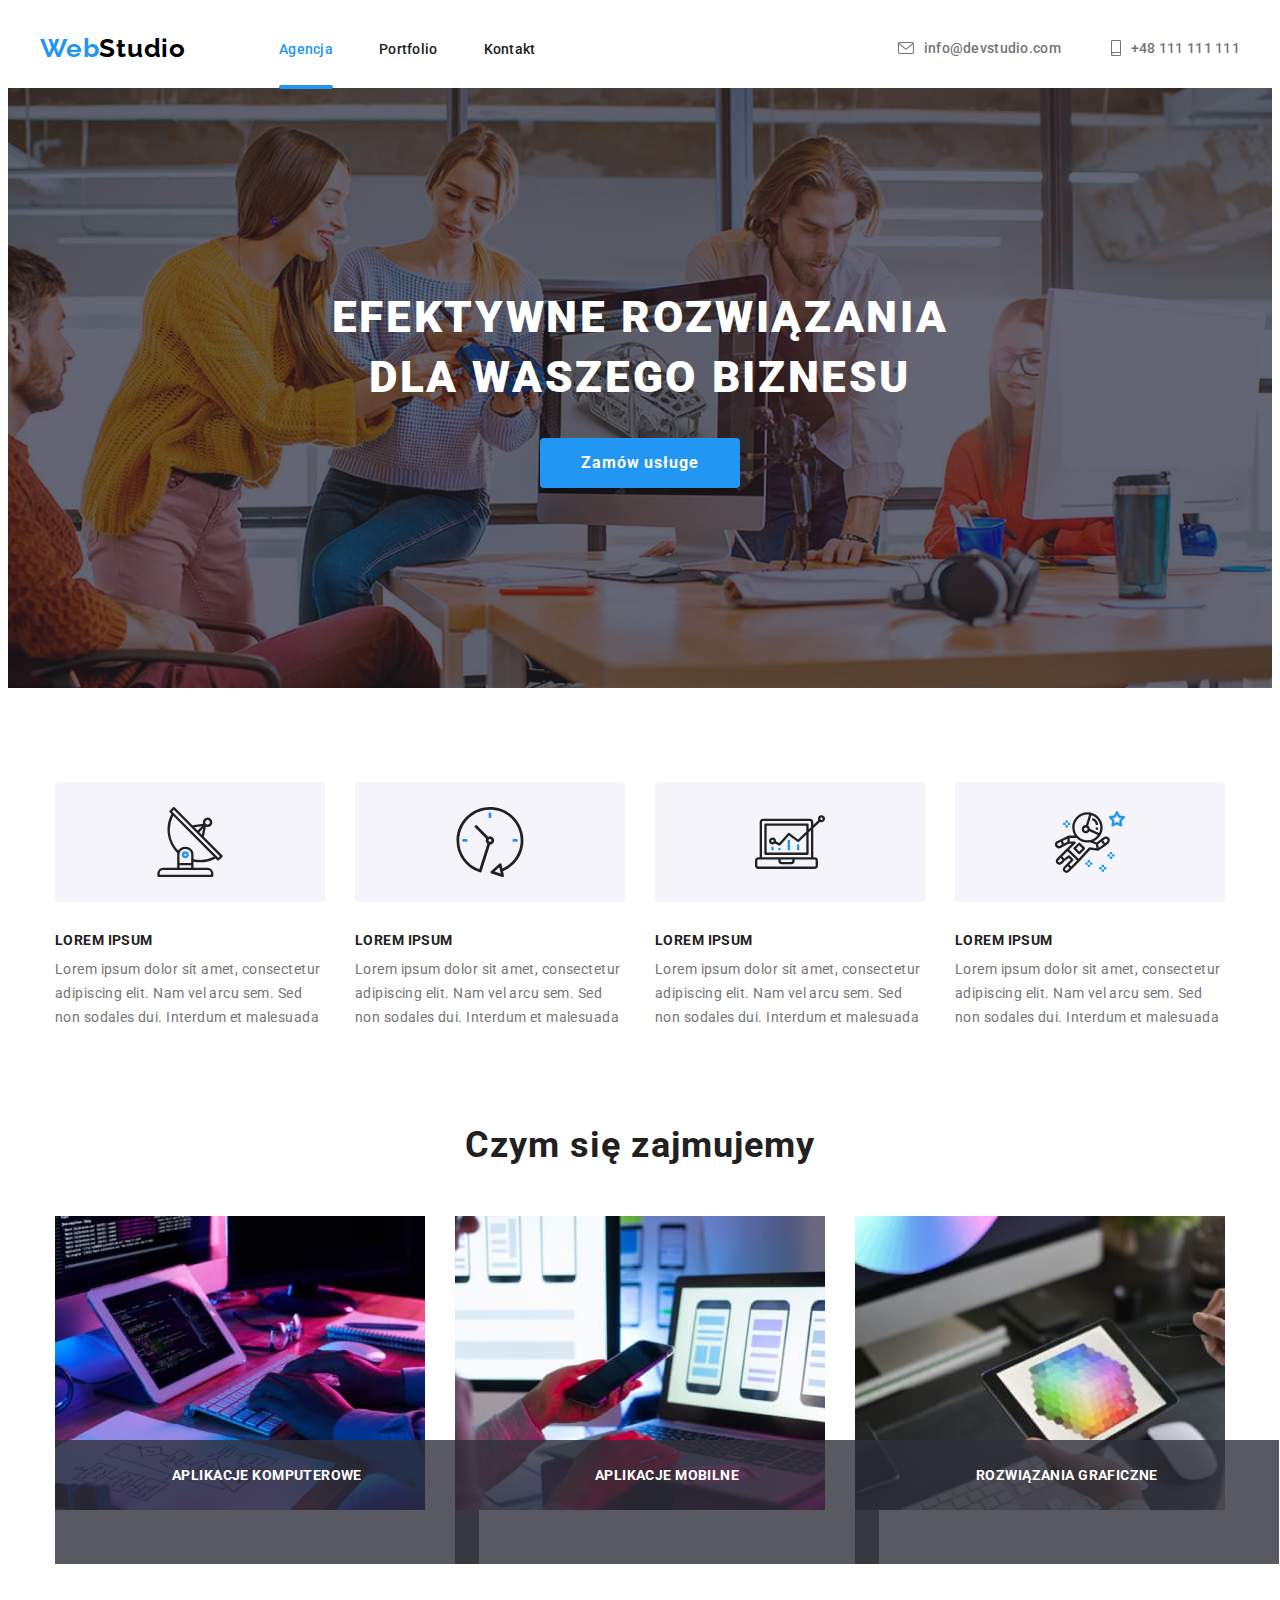
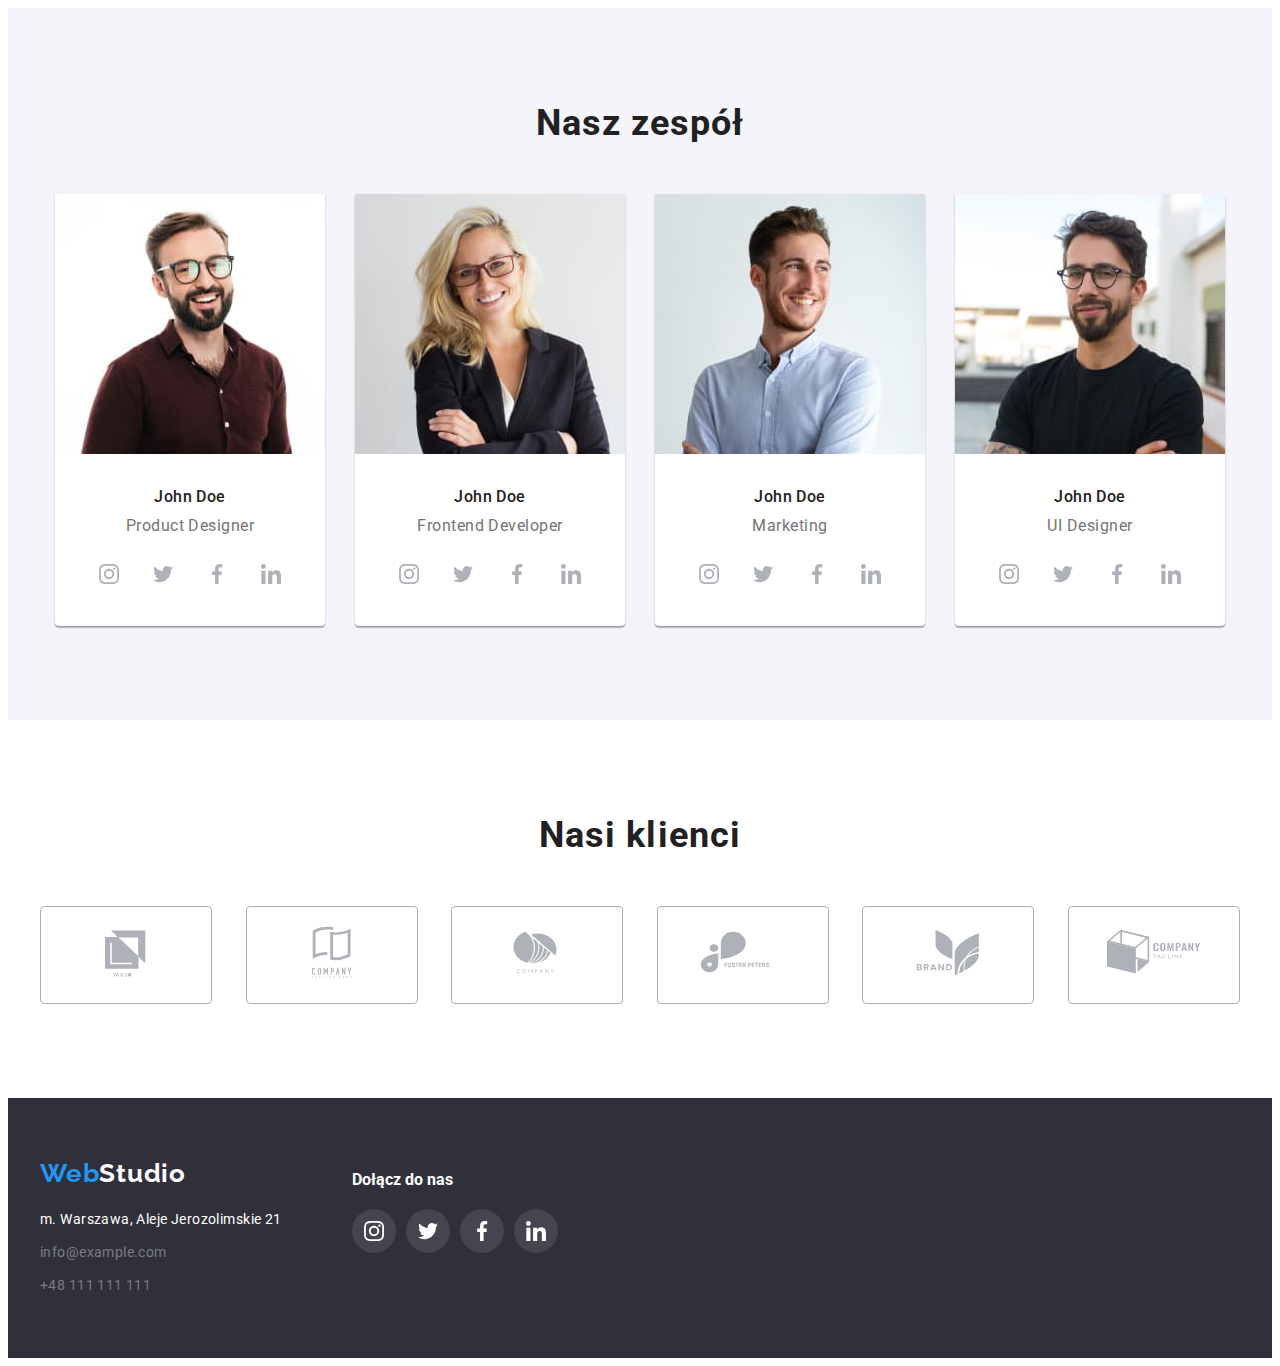
<file: index.html>
<!DOCTYPE html>
<html lang="pl">
  <head>
    <meta charset="UTF-8" />
    <meta http-equiv="X-UA-Compatible" content="IE=edge" />
    <meta name="viewport" content="width=device-width, initial-scale=1.0" />
    <link rel="preconnect" href="https://fonts.googleapis.com" />
    <link rel="preconnect" href="https://fonts.gstatic.com" crossorigin />
    <link
      href="https://fonts.googleapis.com/css2?family=Raleway:wght@700&family=Roboto:wght@400;500;700;900&display=swap"
      rel="stylesheet"
    />
    <link
      rel="stylesheet"
      href="https://cdnjs.cloudflare.com/ajax/libs/modern-normalize/1.1.0/modern-normalize.min.css"
      integrity="sha512-wpPYUAdjBVSE4KJnH1VR1HeZfpl1ub8YT/NKx4PuQ5NmX2tKuGu6U/JRp5y+Y8XG2tV+wKQpNHVUX03MfMFn9Q=="
      crossorigin="anonymous"
      referrerpolicy="no-referrer"
    />
    <link rel="stylesheet" href="css/styles.css" />
    <title>WebStudio</title>
  </head>
  <body>
    <header>
      <div class="container">
        <div class="links">
          <div class="left-link">
            <a href="index.html" class="logo"><span class="logo-blue">Web</span>Studio</a>
            <nav>
              <ul class="list nav-list">
                <li class="active-container">
                  <a href="index.html" class="nav-link is-active">Agencja</a>
                </li>
                <li><a href="portfolio.html" class="nav-link">Portfolio</a></li>
                <li><a href="#" class="nav-link">Kontakt</a></li>
              </ul>
            </nav>
          </div>
          <div class="right-link">
            <ul class="list header-contact">
              <li>
                <a href="mailto:info@devstudio.com" class="nav-link">
                  <svg width="16" height="12" class="raster">
                    <use href="images/icons.svg#icon-envelope"></use></svg
                  >info@devstudio.com</a
                >
              </li>
              <li>
                <a href="tel:+48111111111" class="nav-link">
                  <svg width="10" height="16" class="raster">
                    <use href="images/icons.svg#icon-smartphone"></use></svg
                  >+48 111 111 111</a
                >
              </li>
            </ul>
          </div>
        </div>
      </div>
    </header>

    <main>
      <!-- Main section -->
      <section class="title-description section">
        <div class="container">
          <h1 class="title-text">Efektywne rozwiązania dla waszego biznesu</h1>
          <button class="title-button" data-modal-open>Zamów usługe</button>
        </div>
      </section>

      <!-- ATUTY -->
      <section class="section-special">
        <div class="container">
          <ul class="list advantages-main">
            <li>
              <div class="adv-icon-background">
                <svg width="70" height="70">
                  <use href="images/icons.svg#icon-antenna"></use>
                </svg>
              </div>
              <h3 class="advantages-title">LOREM IPSUM</h3>
              <p class="advantages-desc">
                Lorem ipsum dolor sit amet, consectetur adipiscing elit. Nam vel arcu sem. Sed non
                sodales dui. Interdum et malesuada
              </p>
            </li>
            <li>
              <div class="adv-icon-background">
                <svg width="70" height="70">
                  <use href="images/icons.svg#icon-clock"></use>
                </svg>
              </div>
              <h3 class="advantages-title">LOREM IPSUM</h3>
              <p class="advantages-desc">
                Lorem ipsum dolor sit amet, consectetur adipiscing elit. Nam vel arcu sem. Sed non
                sodales dui. Interdum et malesuada
              </p>
            </li>
            <li>
              <div class="adv-icon-background">
                <svg width="70" height="70">
                  <use href="images/icons.svg#icon-diagram"></use>
                </svg>
              </div>
              <h3 class="advantages-title">LOREM IPSUM</h3>
              <p class="advantages-desc">
                Lorem ipsum dolor sit amet, consectetur adipiscing elit. Nam vel arcu sem. Sed non
                sodales dui. Interdum et malesuada
              </p>
            </li>
            <li>
              <div class="adv-icon-background">
                <svg width="70" height="70">
                  <use href="images/icons.svg#icon-astronaut"></use>
                </svg>
              </div>
              <h3 class="advantages-title">LOREM IPSUM</h3>
              <p class="advantages-desc">
                Lorem ipsum dolor sit amet, consectetur adipiscing elit. Nam vel arcu sem. Sed non
                sodales dui. Interdum et malesuada
              </p>
            </li>
          </ul>
        </div>
      </section>

      <!-- Czym się zajmujemy -->
      <section class="what-we-do section">
        <div class="container">
          <h2 class="heading">Czym się zajmujemy</h2>
          <ul class="list what-we-do-images-list">
            <li>
              <div class="our-jobs">
                <img src="images/keyboard1.jpg" alt="keyboard" width="370" height="294" />
                <span class="job-desc">Aplikacje komputerowe</span>
              </div>
            </li>
            <li>
              <div class="our-jobs">
                <img
                  src="images/phone_laptop2.jpg"
                  alt="phone and laptop"
                  width="370"
                  height="294"
                />
                <span class="job-desc">Aplikacje mobilne</span>
              </div>
            </li>
            <li>
              <div class="our-jobs">
                <img src="images/tablet3.jpg" alt="tablet" width="370" height="294" />
                <span class="job-desc">Rozwiązania graficzne</span>
              </div>
            </li>
          </ul>
        </div>
      </section>

      <!-- TEAM -->
      <section class="team section">
        <div class="container">
          <h2 class="heading">Nasz zespół</h2>
          <ul class="list team-list">
            <li>
              <figure class="team-box">
                <img src="images/team/John_Doe_1.jpg" alt="John Dow 1" width="270" height="260" />
                <figcaption>
                  <p class="team-employe">John Doe</p>
                  <p class="team-job">Product Designer</p>
                  <ul class="list social-networks">
                    <li>
                      <a href="#" class="social-icon">
                        <svg width="20" height="20">
                          <use href="images/icons.svg#icon-instagram"></use>
                        </svg>
                      </a>
                    </li>
                    <li>
                      <a href="#" class="social-icon">
                        <svg width="20" height="20">
                          <use href="images/icons.svg#icon-twitter"></use>
                        </svg>
                      </a>
                    </li>
                    <li>
                      <a href="#" class="social-icon">
                        <svg width="20" height="20">
                          <use href="images/icons.svg#icon-facebook"></use>
                        </svg>
                      </a>
                    </li>
                    <li>
                      <a href="#" class="social-icon">
                        <svg width="20" height="20">
                          <use href="images/icons.svg#icon-linkedin"></use>
                        </svg>
                      </a>
                    </li>
                  </ul>
                </figcaption>
              </figure>
            </li>
            <li>
              <figure class="team-box">
                <img src="images/team/John_Doe_2.jpg" alt="John Dow 2" width="270" height="260" />
                <figcaption>
                  <p class="team-employe">John Doe</p>
                  <p class="team-job">Frontend Developer</p>
                  <ul class="list social-networks">
                    <li>
                      <a href="#" class="social-icon">
                        <svg width="20" height="20">
                          <use href="images/icons.svg#icon-instagram"></use>
                        </svg>
                      </a>
                    </li>
                    <li>
                      <a href="#" class="social-icon">
                        <svg width="20" height="20">
                          <use href="images/icons.svg#icon-twitter"></use>
                        </svg>
                      </a>
                    </li>
                    <li>
                      <a href="#" class="social-icon">
                        <svg width="20" height="20">
                          <use href="images/icons.svg#icon-facebook"></use>
                        </svg>
                      </a>
                    </li>
                    <li>
                      <a href="#" class="social-icon">
                        <svg width="20" height="20">
                          <use href="images/icons.svg#icon-linkedin"></use>
                        </svg>
                      </a>
                    </li>
                  </ul>
                </figcaption>
              </figure>
            </li>
            <li>
              <figure class="team-box">
                <img src="images/team/John_Doe_3.jpg" alt="John Dow 3" width="270" height="260" />
                <figcaption>
                  <p class="team-employe">John Doe</p>
                  <p class="team-job">Marketing</p>
                  <ul class="list social-networks">
                    <li>
                      <a href="#" class="social-icon">
                        <svg width="20" height="20">
                          <use href="images/icons.svg#icon-instagram"></use>
                        </svg>
                      </a>
                    </li>
                    <li>
                      <a href="#" class="social-icon">
                        <svg width="20" height="20">
                          <use href="images/icons.svg#icon-twitter"></use>
                        </svg>
                      </a>
                    </li>
                    <li>
                      <a href="#" class="social-icon">
                        <svg width="20" height="20">
                          <use href="images/icons.svg#icon-facebook"></use>
                        </svg>
                      </a>
                    </li>
                    <li>
                      <a href="#" class="social-icon">
                        <svg width="20" height="20">
                          <use href="images/icons.svg#icon-linkedin"></use>
                        </svg>
                      </a>
                    </li>
                  </ul>
                </figcaption>
              </figure>
            </li>
            <li>
              <figure class="team-box">
                <img src="images/team/John_Doe_4.jpg" alt="John Dow 4" width="270" height="260" />
                <figcaption>
                  <p class="team-employe">John Doe</p>
                  <p class="team-job">UI Designer</p>
                  <ul class="list social-networks">
                    <li>
                      <a href="#" class="social-icon">
                        <svg width="20" height="20" class="abc">
                          <use href="images/icons.svg#icon-instagram"></use>
                        </svg>
                      </a>
                    </li>
                    <li>
                      <a href="#" class="social-icon">
                        <svg width="20" height="20">
                          <use href="images/icons.svg#icon-twitter"></use>
                        </svg>
                      </a>
                    </li>
                    <li>
                      <a href="#" class="social-icon">
                        <svg width="20" height="20">
                          <use href="images/icons.svg#icon-facebook"></use>
                        </svg>
                      </a>
                    </li>
                    <li>
                      <a href="#" class="social-icon">
                        <svg width="20" height="20">
                          <use href="images/icons.svg#icon-linkedin"></use>
                        </svg>
                      </a>
                    </li>
                  </ul>
                </figcaption>
              </figure>
            </li>
          </ul>
        </div>
      </section>

      <!-- OUR CUSTOMERS -->
      <section class="customers section">
        <div class="container">
          <h2 class="heading">Nasi klienci</h2>
          <ul class="list customers-list">
            <li>
              <a href="#" class="customer-icon-container">
                <svg width="106" height="60" class="customer-icon">
                  <use href="images/icons.svg#icon-logo1"></use>
                </svg>
              </a>
            </li>
            <li>
              <a href="#" class="customer-icon-container">
                <svg width="106" height="60" class="customer-icon">
                  <use href="images/icons.svg#icon-logo2"></use>
                </svg>
              </a>
            </li>
            <li>
              <a href="#" class="customer-icon-container">
                <svg width="106" height="60" class="customer-icon">
                  <use href="images/icons.svg#icon-logo3"></use>
                </svg>
              </a>
            </li>
            <li>
              <a href="#" class="customer-icon-container">
                <svg width="106" height="60" class="customer-icon">
                  <use href="images/icons.svg#icon-logo4"></use>
                </svg>
              </a>
            </li>
            <li>
              <a href="#" class="customer-icon-container">
                <svg width="106" height="60" class="customer-icon">
                  <use href="images/icons.svg#icon-logo5"></use>
                </svg>
              </a>
            </li>
            <li>
              <a href="#" class="customer-icon-container">
                <svg width="106" height="60" class="customer-icon">
                  <use href="images/icons.svg#icon-logo6"></use>
                </svg>
              </a>
            </li>
          </ul>
        </div>
      </section>
    </main>

    <footer class="contact">
      <div class="container footer-elements">
        <div>
          <a href="index.html" class="logo logo-white"><span class="logo-blue">Web</span>Studio</a>
          <address class="address-info">
            m. Warszawa, Aleje Jerozolimskie 21<br />
            <a href="mailto:info@example.com" class="contact-page-link">info@example.com</a><br />
            <a href="tel:+48111111111" class="contact-page-link">+48 111 111 111</a>
          </address>
        </div>
        <div class="social-footer">
          <h4 class="social-footer-desc">Dołącz do nas</h4>
          <ul class="list social-networks-footer">
            <li>
              <a href="#" class="social-icon footer-icon-background">
                <svg width="20" height="20">
                  <use href="images/icons.svg#icon-instagram" class="footer-icon-color"></use>
                </svg>
              </a>
            </li>
            <li>
              <a href="#" class="social-icon footer-icon-background">
                <svg width="20" height="20">
                  <use href="images/icons.svg#icon-twitter" class="footer-icon-color"></use>
                </svg>
              </a>
            </li>
            <li>
              <a href="#" class="social-icon footer-icon-background">
                <svg width="20" height="20">
                  <use href="images/icons.svg#icon-facebook" class="footer-icon-color"></use>
                </svg>
              </a>
            </li>
            <li>
              <a href="#" class="social-icon footer-icon-background">
                <svg width="20" height="20">
                  <use href="images/icons.svg#icon-linkedin" class="footer-icon-color"></use>
                </svg>
              </a>
            </li>
          </ul>
        </div>
      </div>
    </footer>

    <div class="modal is-hidden" data-modal>
      <div class="modal-box">
        <button class="modal-button" data-modal-close></button>
      </div>
    </div>
    <script src="./js/modal.js"></script>
  </body>
</html>
</file>
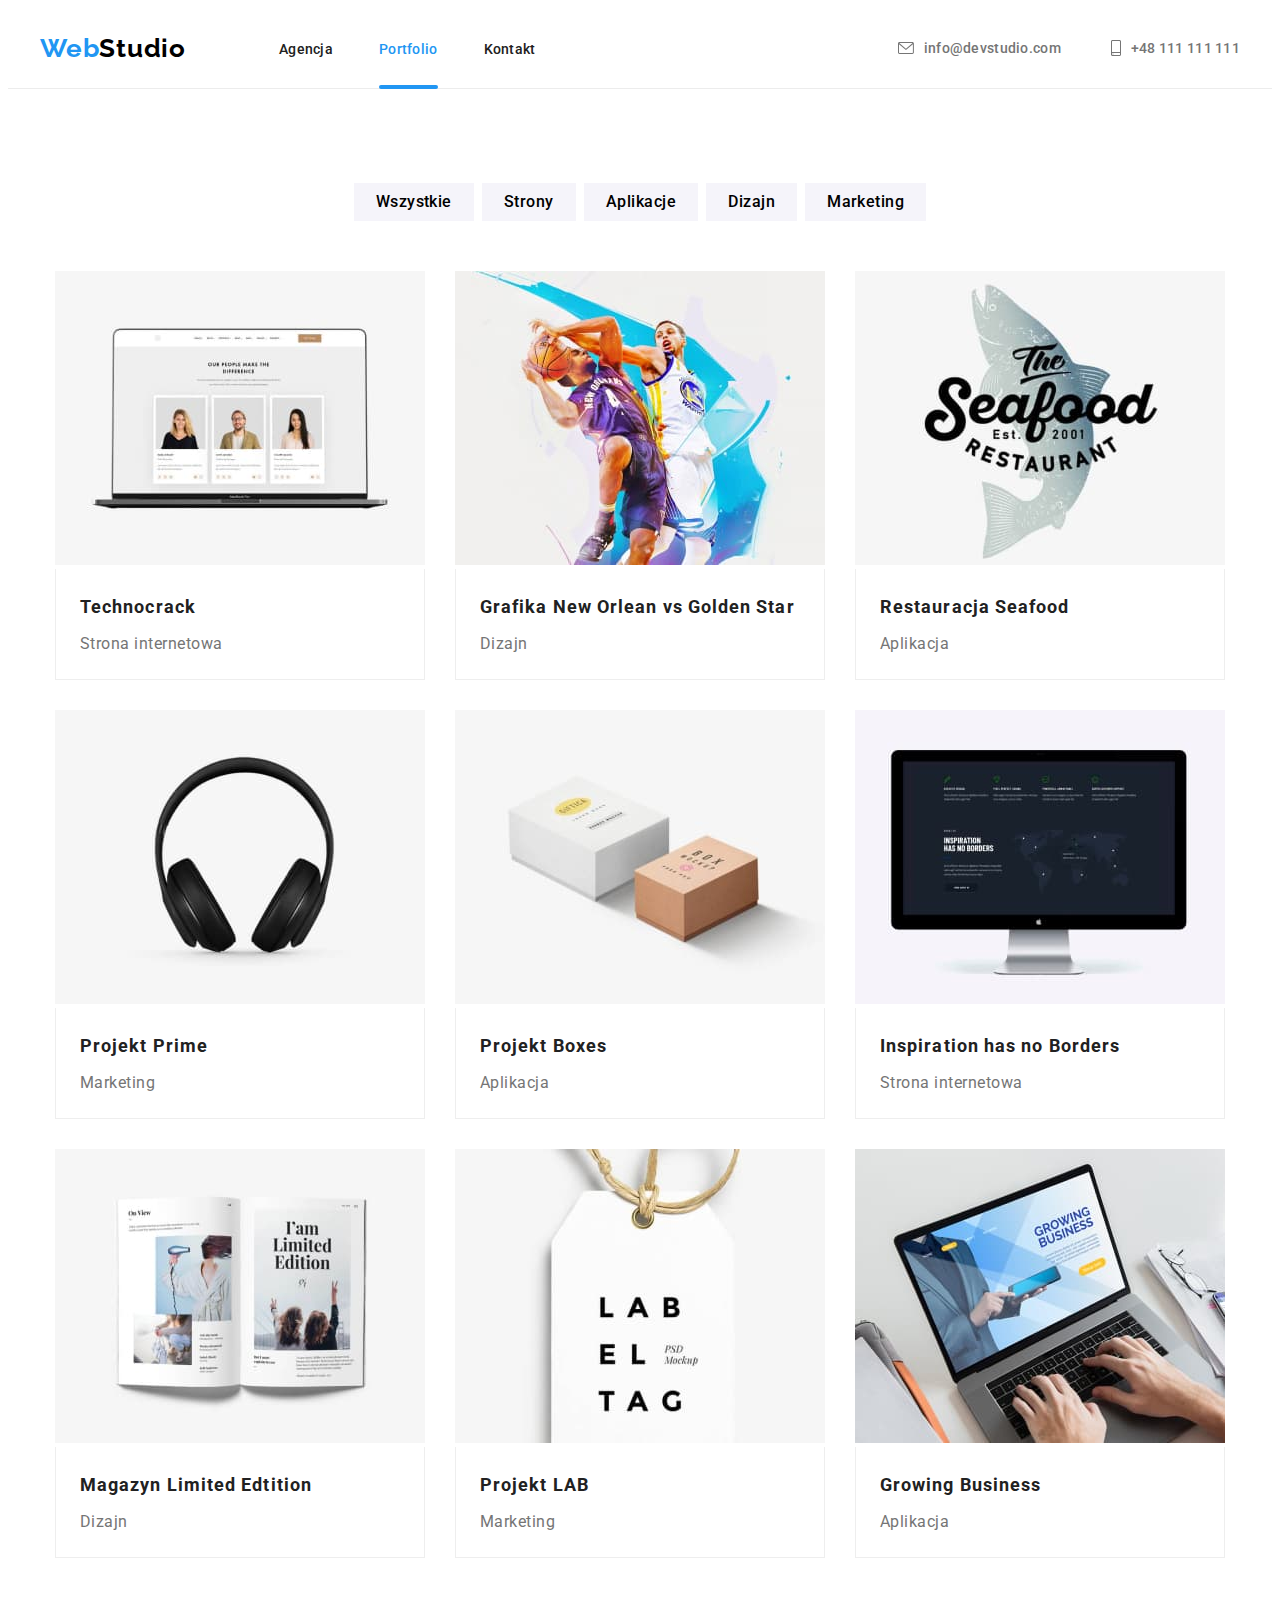
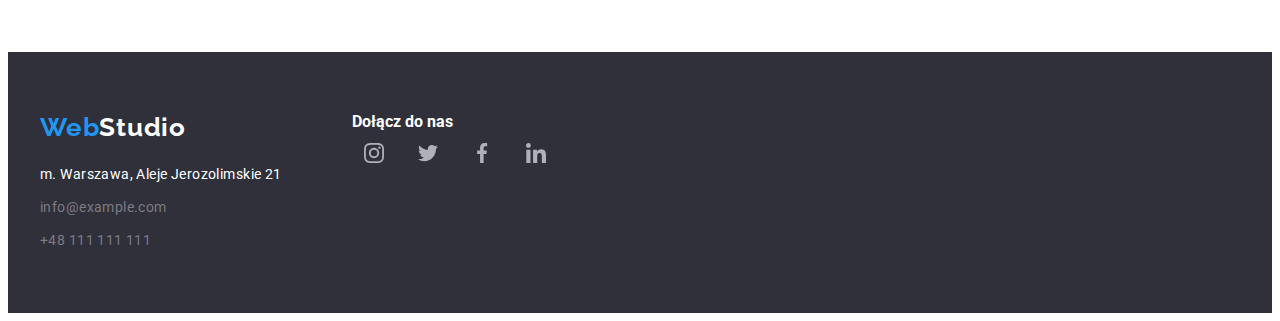
<file: portfolio.html>
<!DOCTYPE html>
<html lang="en">
  <head>
    <meta charset="UTF-8" />
    <meta http-equiv="X-UA-Compatible" content="IE=edge" />
    <meta name="viewport" content="width=device-width, initial-scale=1.0" />
    <link rel="preconnect" href="https://fonts.googleapis.com" />
    <link rel="preconnect" href="https://fonts.gstatic.com" crossorigin />
    <link
      href="https://fonts.googleapis.com/css2?family=Raleway:wght@700&family=Roboto:wght@400;500;700;900&display=swap"
      rel="stylesheet"
    />
    <link
      rel="stylesheet"
      href="https://cdnjs.cloudflare.com/ajax/libs/modern-normalize/1.1.0/modern-normalize.min.css"
      integrity="sha512-wpPYUAdjBVSE4KJnH1VR1HeZfpl1ub8YT/NKx4PuQ5NmX2tKuGu6U/JRp5y+Y8XG2tV+wKQpNHVUX03MfMFn9Q=="
      crossorigin="anonymous"
      referrerpolicy="no-referrer"
    />
    <link rel="stylesheet" href="css/styles.css" />
    <title>Portfolio</title>
  </head>
  <body>
    <header class="header-border">
      <div class="container">
        <div class="links">
          <div class="left-link">
            <a href="index.html" class="logo"><span class="logo-blue">Web</span>Studio</a>
            <nav>
              <ul class="list nav-list">
                <li><a href="index.html" class="nav-link">Agencja</a></li>
                <li class="active-container">
                  <a href="portfolio.html" class="nav-link is-active">Portfolio</a>
                </li>
                <li><a href="#" class="nav-link">Kontakt</a></li>
              </ul>
            </nav>
          </div>
          <div class="right-link">
            <ul class="list header-contact">
              <li>
                <a href="mailto:info@devstudio.com" class="nav-link">
                  <svg width="16" height="12" class="raster">
                    <use href="images/icons.svg#icon-envelope"></use></svg
                  >info@devstudio.com</a
                >
              </li>
              <li>
                <a href="tel:+48111111111" class="nav-link">
                  <svg width="10" height="16" class="raster">
                    <use href="images/icons.svg#icon-smartphone"></use></svg
                  >+48 111 111 111</a
                >
              </li>
            </ul>
          </div>
        </div>
      </div>
    </header>

    <main>
      <div class="container">
        <section class="section">
          <!-- przyciski -->
          <div class="portfolio-elements buttons">
            <ul class="list buttons-list">
              <li><button type="button" class="portfolio-button">Wszystkie</button></li>
              <li><button type="button" class="portfolio-button">Strony</button></li>
              <li><button type="button" class="portfolio-button">Aplikacje</button></li>
              <li><button type="button" class="portfolio-button">Dizajn</button></li>
              <li><button type="button" class="portfolio-button">Marketing</button></li>
            </ul>
          </div>

          <!-- elementy portfolio -->

          <ul class="list portfolio-list">
            <li class="portfolio-item">
              <figure>
                <div class="img-box">
                  <img
                    src="images/portfolio/technocrack.jpg"
                    alt="technocrack"
                    width="370"
                    height="294"
                  />
                  <p class="portfolio-description-text">
                    Technocrack jest popularną platformą wykorzystywaną do rozpowszechniania
                    koronawirusa. Firmy wykorzystują tę platformę do celów szpiegowskich i ataków na
                    niezabezpieczone serwery konkurencji
                  </p>
                </div>
                <figcaption>
                  <h3 class="portfolio-project">Technocrack</h3>
                  <span class="portfolio-description">Strona internetowa</span>
                </figcaption>
              </figure>
            </li>
            <li class="portfolio-item">
              <figure>
                <div class="img-box">
                  <img
                    src="images/portfolio/basketball.jpg"
                    alt="gra w koszykówkę"
                    width="370"
                    height="294"
                  />
                  <p class="portfolio-description-text">
                    Technocrack jest popularną platformą wykorzystywaną do rozpowszechniania
                    koronawirusa. Firmy wykorzystują tę platformę do celów szpiegowskich i ataków na
                    niezabezpieczone serwery konkurencji
                  </p>
                </div>
                <figcaption>
                  <h3 class="portfolio-project">Grafika New Orlean vs Golden Star</h3>
                  <span class="portfolio-description">Dizajn</span>
                </figcaption>
              </figure>
            </li>
            <li class="portfolio-item">
              <figure>
                <div class="img-box">
                  <img
                    src="images/portfolio/seafood.jpg"
                    alt="restauracja z owocami morza"
                    width="370"
                    height="294"
                  />
                  <p class="portfolio-description-text">
                    Technocrack jest popularną platformą wykorzystywaną do rozpowszechniania
                    koronawirusa. Firmy wykorzystują tę platformę do celów szpiegowskich i ataków na
                    niezabezpieczone serwery konkurencji
                  </p>
                </div>
                <figcaption>
                  <h3 class="portfolio-project">Restauracja Seafood</h3>
                  <span class="portfolio-description">Aplikacja</span>
                </figcaption>
              </figure>
            </li>
            <li class="portfolio-item">
              <figure>
                <div class="img-box">
                  <img
                    src="images/portfolio/headphones.jpg"
                    alt="słuchawki"
                    width="370"
                    height="294"
                  />
                  <p class="portfolio-description-text">
                    Technocrack jest popularną platformą wykorzystywaną do rozpowszechniania
                    koronawirusa. Firmy wykorzystują tę platformę do celów szpiegowskich i ataków na
                    niezabezpieczone serwery konkurencji
                  </p>
                </div>
                <figcaption>
                  <h3 class="portfolio-project">Projekt Prime</h3>
                  <span class="portfolio-description">Marketing</span>
                </figcaption>
              </figure>
            </li>
            <li class="portfolio-item">
              <figure>
                <div class="img-box">
                  <img src="images/portfolio/boxes.jpg" alt="pudełka" width="370" height="294" />
                  <p class="portfolio-description-text">
                    Technocrack jest popularną platformą wykorzystywaną do rozpowszechniania
                    koronawirusa. Firmy wykorzystują tę platformę do celów szpiegowskich i ataków na
                    niezabezpieczone serwery konkurencji
                  </p>
                </div>
                <figcaption>
                  <h3 class="portfolio-project">Projekt Boxes</h3>
                  <span class="portfolio-description">Aplikacja</span>
                </figcaption>
              </figure>
            </li>
            <li class="portfolio-item">
              <figure>
                <div class="img-box">
                  <img src="images/portfolio/monitor.jpg" alt="monitor" width="370" height="294" />
                  <p class="portfolio-description-text">
                    Technocrack jest popularną platformą wykorzystywaną do rozpowszechniania
                    koronawirusa. Firmy wykorzystują tę platformę do celów szpiegowskich i ataków na
                    niezabezpieczone serwery konkurencji
                  </p>
                </div>
                <figcaption>
                  <h3 class="portfolio-project">Inspiration has no Borders</h3>
                  <span class="portfolio-description">Strona internetowa</span>
                </figcaption>
              </figure>
            </li>
            <li class="portfolio-item">
              <figure>
                <div class="img-box">
                  <img src="images/portfolio/book.jpg" alt="książka" width="370" height="294" />
                  <p class="portfolio-description-text">
                    Technocrack jest popularną platformą wykorzystywaną do rozpowszechniania
                    koronawirusa. Firmy wykorzystują tę platformę do celów szpiegowskich i ataków na
                    niezabezpieczone serwery konkurencji
                  </p>
                </div>
                <figcaption>
                  <h3 class="portfolio-project">Magazyn Limited Edtition</h3>
                  <span class="portfolio-description">Dizajn</span>
                </figcaption>
              </figure>
            </li>
            <li class="portfolio-item">
              <figure>
                <div class="img-box">
                  <img src="images/portfolio/lab.jpg" alt="label tag" width="370" height="294" />
                  <p class="portfolio-description-text">
                    Technocrack jest popularną platformą wykorzystywaną do rozpowszechniania
                    koronawirusa. Firmy wykorzystują tę platformę do celów szpiegowskich i ataków na
                    niezabezpieczone serwery konkurencji
                  </p>
                </div>
                <figcaption>
                  <h3 class="portfolio-project">Projekt LAB</h3>
                  <span class="portfolio-description">Marketing</span>
                </figcaption>
              </figure>
            </li>
            <li class="portfolio-item">
              <figure>
                <div class="img-box">
                  <img src="images/portfolio/laptop.jpg" alt="laptop" width="370" height="294" />
                  <p class="portfolio-description-text">
                    Technocrack jest popularną platformą wykorzystywaną do rozpowszechniania
                    koronawirusa. Firmy wykorzystują tę platformę do celów szpiegowskich i ataków na
                    niezabezpieczone serwery konkurencji
                  </p>
                </div>
                <figcaption>
                  <h3 class="portfolio-project">Growing Business</h3>
                  <span class="portfolio-description">Aplikacja</span>
                </figcaption>
              </figure>
            </li>
          </ul>
        </section>
      </div>
    </main>

    <footer class="contact">
      <div class="container footer-elements">
        <div>
          <a href="index.html" class="logo logo-white"><span class="logo-blue">Web</span>Studio</a>
          <address class="address-info">
            m. Warszawa, Aleje Jerozolimskie 21<br />
            <a href="mailto:info@example.com" class="contact-page-link">info@example.com</a><br />
            <a href="tel:+48111111111" class="contact-page-link">+48 111 111 111</a>
          </address>
        </div>
        <div class="social-footer">
          <h4>Dołącz do nas</h4>
          <ul class="list social-networks-footer">
            <li>
              <a href="#" class="social-icon">
                <svg width="20" height="20">
                  <use href="images/icons.svg#icon-instagram"></use>
                </svg>
              </a>
            </li>
            <li>
              <a href="#" class="social-icon">
                <svg width="20" height="20">
                  <use href="images/icons.svg#icon-twitter"></use>
                </svg>
              </a>
            </li>
            <li>
              <a href="#" class="social-icon">
                <svg width="20" height="20">
                  <use href="images/icons.svg#icon-facebook"></use>
                </svg>
              </a>
            </li>
            <li>
              <a href="#" class="social-icon">
                <svg width="20" height="20">
                  <use href="images/icons.svg#icon-linkedin"></use>
                </svg>
              </a>
            </li>
          </ul>
        </div>
      </div>
    </footer>
  </body>
</html>
</file>
<file: css/styles.css>
:root {
  --blue-text: #2196f3;
  --blue-bg-opacity: #2196f3e6;
  --black-text: #000;
  --grey-text: #212121;
  --white: #fff;
  --dimmedWhiteDark: #ffffff1a;
  --light-grey: #757575;
  --dimmed-white: #ffffff60;
  --team-background-color: #f5f4fa;
  --darkGrey-background-color: #2f303a;
  --lightGrey-background-color: #e5e5e5;
  --headerBorder: #ececec;
  --greyBorderPortfolio: #eeeeee;
  --iconBorder: #afb1b8;
  --photoGradient: rgba(47, 48, 58, 0.4);
  --image-desc: rgba(47, 48, 58, 0.8);
  --modalBackground: rgba(0, 0, 0, 0.2);
  --modalButton: rgba(0, 0, 0, 0.1);
}

body {
  font-family: 'Roboto', sans-serif;
  color: var(--grey-text);
}

h1,
h2,
h3,
h4,
ul,
p {
  margin: 0;
  padding: 0;
}

.section {
  padding-top: 94px;
  padding-bottom: 94px;
}

.container {
  width: 1200px;
  padding: 0 15px;
  margin-left: auto;
  margin-right: auto;
}

.header-border {
  border-bottom: 1px solid var(--headerBorder);
}

.links {
  display: flex;
  align-items: center;
  justify-content: space-between;
  padding: 25px 0;
}

.left-link {
  display: flex;
  align-items: center;
}

.nav-list {
  display: flex;
  gap: 46px;
}

.header-contact {
  display: flex;
  gap: 50px;
}

/* LOGO */
.logo {
  font-family: Raleway;
  font-weight: 700;
  font-size: 26px;
  letter-spacing: 0.03em;
  line-height: 1.17;
  color: var(--black-text);
  text-decoration: none;

  /* hw03 */
  margin-right: 93px;
}

.logo-blue {
  color: var(--blue-text);
}

.logo-white {
  color: var(--white);
  margin-right: 0;
}

.nav-link {
  font-size: 14px;
  font-weight: 500;
  text-decoration: none;
  letter-spacing: 0.02em;
  line-height: 1.17;
  color: inherit;
  transition-property: color, fill;
  transition-duration: 250ms;
  transition-timing-function: cubic-bezier(0.4, 0, 0.2, 1);
}

.header-contact .nav-link {
  color: var(--light-grey);
}

.header-contact li:hover .raster,
.nav-link:hover,
.nav-link:focus,
.nav-link:focus .raster {
  color: var(--blue-text);
  fill: var(--blue-text);
}

/* TITLE */
.title-description {
  color: var(--white);
  text-align: center;
  background-color: var(--darkGrey-background-color);
  background-image: linear-gradient(to bottom, var(--photoGradient), var(--photoGradient)),
    url(../images/title_photo.jpg);
  background-repeat: no-repeat;
  background-position: center;
  background-size: 1600px;
}

.title-description > div {
  padding: 106px 0;
}

.title-text {
  text-transform: uppercase;
  font-weight: 900;
  font-size: 44px;
  line-height: 1.36;
  letter-spacing: 0.06em;

  /* hw-03 */
  width: 696px;
  margin-left: auto;
  margin-right: auto;
  margin-bottom: 30px;
}

.title-button {
  font-family: 'Roboto', sans-serif;
  font-size: 16px;
  font-weight: 700;
  line-height: 1.875;
  letter-spacing: 0.06em;
  color: var(--white);
  background-color: var(--blue-text);
  border-style: none;

  /* hw-03 */
  padding: 10px 41px;
  border-radius: 4px;
  box-shadow: 0px 4px 4px rgba(0, 0, 0, 0.15);
}

.title-button:hover {
  cursor: pointer;
}

/* ADVANTAGES */
.section-special {
  padding-top: 94px;
}

.advantages-main {
  display: flex;
  justify-content: center;
  gap: 30px;
}

.advantages-title {
  font-size: 14px;
  font-weight: 700;
  letter-spacing: 0.03em;
  line-height: 1.17;
  padding-bottom: 10px;
}

.advantages-desc {
  font-size: 14px;
  line-height: 1.71;
  letter-spacing: 0.03em;
  color: var(--light-grey);

  /* hw-03 */
  width: 270px;
}

/* WHAT WE DO */
.what-we-do-images-list {
  display: flex;
  justify-content: center;
  gap: 30px;
}

.what-we-do {
  text-align: center;
}

/* TITLE PAGE HEADERS */
.heading {
  font-size: 36px;
  letter-spacing: 0.03em;
  line-height: 1.17;

  /* hw-03 */
  margin-bottom: 50px;
}

/* TEAM */
.team-list {
  display: flex;
  justify-content: center;
  gap: 30px;
}

.team {
  text-align: center;
  background-color: var(--team-background-color);
}

.team-box {
  background-color: var(--white);
  box-shadow: 0px 1px 3px rgba(0, 0, 0, 0.12), 0px 1px 1px rgba(0, 0, 0, 0.14),
    0px 2px 1px rgba(0, 0, 0, 0.2);
  border-radius: 0px 0px 4px 4px;
  margin: 0px;
}

.team-employe {
  font-size: 16px;
  font-weight: 500;
  letter-spacing: 0.03em;
  line-height: 1.17;

  /* hw-03 */
  padding-top: 30px;
  padding-bottom: 10px;
}

.team-job {
  font-size: 16px;
  letter-spacing: 0.03em;
  line-height: 1.17;
  color: var(--light-grey);
}

/* PORTFOLIO */
.portfolio-elements {
  text-align: center;
}

/* PORTFOLIO BUTTONS */
.buttons {
  margin-bottom: 50px;
}

.buttons-list {
  display: flex;
  justify-content: center;
  gap: 8px;
}

.portfolio-button {
  font-family: 'Roboto', sans-serif;
  font-size: 16px;
  font-weight: 500;
  line-height: 1.625;
  letter-spacing: 0.03em;
  border-style: none;
  background-color: var(--team-background-color);

  /* hw-03 */
  padding: 6px 22px;
  transition-property: background-color, color, box-shadow;
  transition-duration: 250ms;
  transition-timing-function: cubic-bezier(0.4, 0, 0.2, 1);
}

.portfolio-button:hover,
.portfolio-button:focus {
  background-color: var(--blue-text);
  color: var(--white);
  cursor: pointer;
  box-shadow: 0px 3px 1px rgba(0, 0, 0, 0.1), 0px 1px 2px rgba(0, 0, 0, 0.08),
    0px 2px 2px rgba(0, 0, 0, 0.12);
  border-radius: 4px;
}

.portfolio-list {
  display: flex;
  flex-wrap: wrap;
  justify-content: center;
  gap: 30px;
}

.portfolio-item {
  transition-property: box-shadow;
  transition-duration: 250ms;
  transition-timing-function: cubic-bezier(0.4, 0, 0.2, 1);
}

.portfolio-item:hover {
  box-shadow: 0px 1px 1px rgba(0, 0, 0, 0.12), 0px 4px 4px rgba(0, 0, 0, 0.06),
    1px 4px 6px rgba(0, 0, 0, 0.16);
}

.portfolio-list figure {
  margin: 0px;
}

.portfolio-list figcaption {
  border: 1px var(--greyBorderPortfolio) solid;
  border-top: 0;
  padding: 20px 24px;
}

.portfolio-project {
  font-size: 18px;
  font-weight: 700;
  line-height: 2;
  letter-spacing: 0.06em;
  padding-bottom: 4px;
}

.portfolio-description {
  font-size: 16px;
  line-height: 1.875;
  letter-spacing: 0.03em;
  color: var(--light-grey);
}

/* OUR CUSTOMERS */
.customers {
  text-align: center;
}

/* FOOTER */
.contact .container {
  padding: 60px 0px;
}

.contact {
  color: var(--white);
  background-color: var(--darkGrey-background-color);
}

.contact-page-link {
  color: var(--dimmed-white);
  text-decoration: none;
  font-size: 14px;
  line-height: 1.71;
  letter-spacing: 0.03em;
  display: inline-block;
}

.contact-page-link:nth-child(2) {
  padding: 9px 0;
}

.address-info {
  font-style: normal;
  font-size: 14px;
  line-height: 1.71;
  letter-spacing: 0.03em;
  padding-top: 20px;
}

.contact-page-link:hover,
.contact-page-link:focus {
  text-decoration: underline;
}

/* lists without styles */
.list {
  list-style-type: none;
}

/* ICONS */
.header-contact a {
  display: flex;
  align-items: center;
  gap: 10px;
}

.raster {
  fill: var(--light-grey);
  transition-property: color, fill;
  transition-duration: 250ms;
  transition-timing-function: cubic-bezier(0.4, 0, 0.2, 1);
}

.adv-icon-background {
  background-color: var(--team-background-color);
  width: 270px;
  height: 120px;
  margin-bottom: 30px;
  border-radius: 4px;
  display: flex;
  align-items: center;
  justify-content: center;
}

.customers-logo {
  display: flex;
}

.customers-list {
  display: flex;
  justify-content: space-between;
}

.customer-icon-container {
  display: block;
  padding: 16px 32px;
  border: 1px solid var(--iconBorder);
  border-radius: 4px;
  transition-property: border-color, fill;
  transition-duration: 250ms;
  transition-timing-function: cubic-bezier(0.4, 0, 0.2, 1);
}

.customer-icon {
  fill: var(--iconBorder);
  transition-property: border-color, fill;
  transition-duration: 250ms;
  transition-timing-function: cubic-bezier(0.4, 0, 0.2, 1);
}

.customer-icon-container:hover,
.customer-icon-container:hover .customer-icon,
.customer-icon-container:focus,
.customer-icon-container:focus .customer-icon {
  border-color: var(--blue-text);
  fill: var(--blue-text);
}

.social-networks {
  display: flex;
  gap: 10px;
  padding: 16px 32px 30px;
}

.social-icon {
  display: block;
  padding: 12px;
  font-size: 0;
  border-radius: 50%;
  transition-property: background-color;
  transition-duration: 250ms;
  transition-timing-function: cubic-bezier(0.4, 0, 0.2, 1);
}

.social-icon svg {
  fill: var(--iconBorder);
  transition-property: fill;
  transition-duration: 250ms;
  transition-timing-function: cubic-bezier(0.4, 0, 0.2, 1);
}

.social-icon:hover,
.social-icon:focus {
  background-color: var(--blue-text);
  border-radius: 50%;
}

.social-icon:hover svg,
.social-icon:focus svg {
  fill: var(--white);
}

.social-networks-footer {
  display: flex;
  gap: 10px;
}

.footer-icon-color {
  fill: var(--white);
}

.footer-icon-background {
  background-color: var(--dimmedWhiteDark);
  border-radius: 50%;
}

.footer-elements {
  display: flex;
}

.social-footer {
  margin-left: 70px;
}

.social-footer-desc {
  padding-top: 12px;
  padding-bottom: 20px;
}

.is-active::after {
  content: '';
  display: inline-block;
  width: 100%;
  height: 4px;
  border-radius: 4px;
  position: absolute;
  top: 46px;
  left: 0;
  background-color: var(--blue-text);
}

.active-container {
  position: relative;
}

.is-active {
  color: #2196f3;
}

.our-jobs {
  position: relative;
  z-index: -1;
}

.job-desc {
  position: absolute;
  top: 224px;
  left: 0;
  width: 370px;
  height: 70px;
  padding: 27px;
  font-size: 14px;
  font-weight: 700;
  text-align: center;
  text-transform: uppercase;
  letter-spacing: 0.03em;
  color: var(--white);
  background-color: var(--image-desc);
}

.portfolio-description-text {
  position: absolute;
  padding: 49px 45px 50px 24px;
  font-size: 18px;
  line-height: 1.55;
  letter-spacing: 0.03em;
  color: var(--white);
  background-color: var(--blue-bg-opacity);
  transition: transform 250ms cubic-bezier(0.4, 0, 0.2, 1);
}

.portfolio-item:hover .portfolio-description-text {
  transform: translateY(-100%);
}

.img-box {
  position: relative;
  overflow: hidden;
}

/* MODAL */

.is-hidden {
  visibility: hidden;
  pointer-events: none;
  opacity: 0;
  transition: opacity, visibility, 500ms cubic-bezier(0.4, 0, 0.2, 1);
}

.modal {
  background-color: var(--modalBackground);
  position: fixed;
  top: 0;
  right: 0;
  bottom: 0;
  left: 0;
  display: flex;
  align-items: center;
  justify-content: center;
}

.modal-box {
  width: 528px;
  height: 581px;
  background-color: var(--white);
  position: relative;
  box-shadow: 0px 1px 3px rgba(0, 0, 0, 0.12), 0px 1px 1px rgba(0, 0, 0, 0.14),
    0px 2px 1px rgba(0, 0, 0, 0.2);
  border-radius: 4px;
  transition: transform 500ms cubic-bezier(0.4, 0, 0.2, 1);
}

.is-hidden .modal-box {
  transform: translateY(-50%) rotateX(90deg);
}

.modal-button {
  border: 1px solid var(--modalButton);
  border-radius: 50%;
  background-color: var(--white);
  position: absolute;
  top: 8px;
  right: 8px;
  width: 30px;
  height: 30px;
  margin: 0;
  padding: 0;
  transition: transform, 250ms cubic-bezier(0.4, 0, 0.2, 1);
}

.modal-button::after {
  content: '\00d7';
  font-size: 25px;
  position: absolute;
  top: 50%;
  left: 50%;
  transform: translate(-50%, -50%);
}

.modal-button:hover {
  cursor: pointer;
  transform: rotate(90deg);
}
</file>
